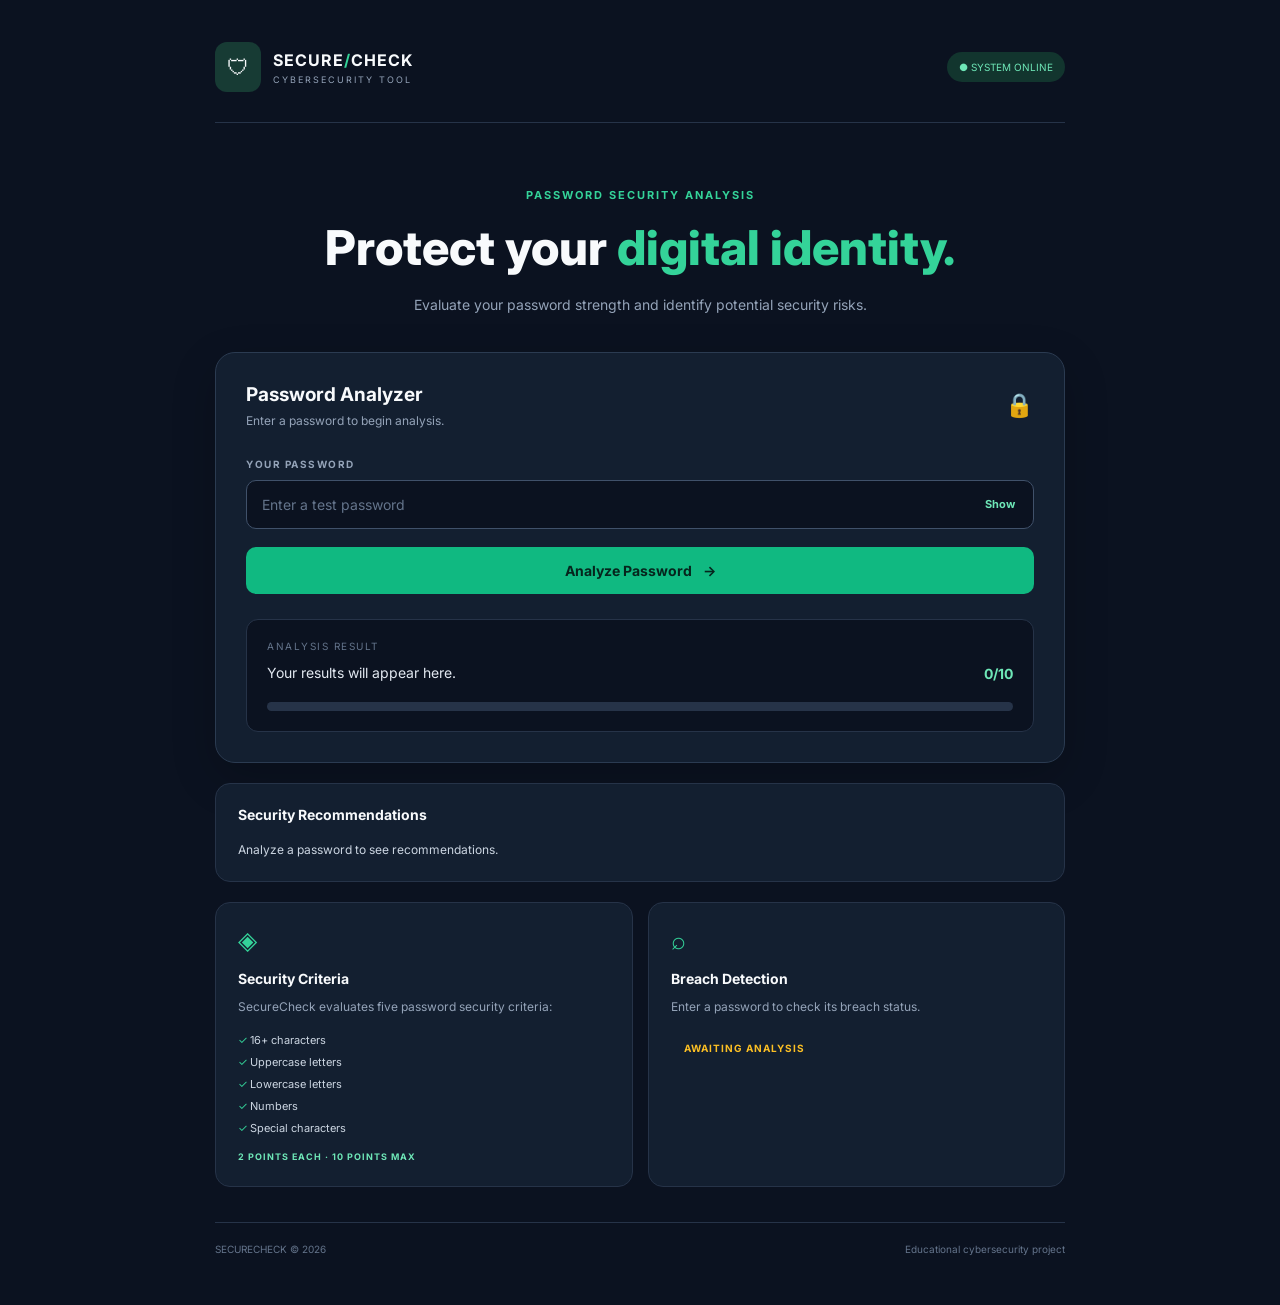
<file: index.html>
<!DOCTYPE html>
<html lang="en">
<head>
    <meta charset="UTF-8">
    <meta name="viewport" content="width=device-width, initial-scale=1.0">

    <title>SecureCheck | Password Security</title>

    <link rel="stylesheet" href="style.css">
</head>

<body>

<main class="app-container">

    <header class="navbar">
        <div class="brand">
            <div class="brand-icon">🛡</div>

            <div>
                <h2>SECURE<span>/</span>CHECK</h2>
                <p>CYBERSECURITY TOOL</p>
            </div>
        </div>

        <span class="status">● SYSTEM ONLINE</span>
    </header>

    <section class="hero">
        <p class="eyebrow">PASSWORD SECURITY ANALYSIS</p>

        <h1>Protect your <span>digital identity.</span></h1>

        <p class="hero-description">
            Evaluate your password strength and identify
            potential security risks.
        </p>
    </section>

    <section class="checker-card">

        <div class="card-heading">
            <div>
                <h2>Password Analyzer</h2>
                <p>Enter a password to begin analysis.</p>
            </div>

            <span class="lock-icon">🔒</span>
        </div>

        <label for="password">YOUR PASSWORD</label>

        <div class="input-wrapper">
            <input
                    type="password"
                    id="password"
                    placeholder="Enter a test password"
                    autocomplete="off"
            >

            <button type="button" id="togglePassword">
                Show
            </button>
        </div>

        <button id="analyzeButton">
            Analyze Password <span>→</span>
        </button>

        <div class="result-panel">
            <p class="result-label">ANALYSIS RESULT</p>

            <div class="strength-heading">
                <p id="result">Your results will appear here.</p>
                <span id="scoreDisplay">0/10</span>
            </div>

            <div class="strength-bar">
                <div id="strengthFill"></div>
            </div>
        </div>

    </section>

    <div class="recommendations-panel">

        <h3>Security Recommendations</h3>

        <ul id="recommendations">
            <li>Analyze a password to see recommendations.</li>
        </ul>

    </div>
    <section class="info-grid">

        <article class="info-card">
            <div class="info-icon">◈</div>
            <h3>Security Criteria</h3>

            <p>
                SecureCheck evaluates five password security criteria:
            </p>

            <ul class="criteria-list">
                <li>16+ characters</li>
                <li>Uppercase letters</li>
                <li>Lowercase letters</li>
                <li>Numbers</li>
                <li>Special characters</li>
            </ul>

            <span class="criteria-score">
        2 POINTS EACH · 10 POINTS MAX
    </span>
        </article>
        <article class="info-card">
            <div class="info-icon">⌕</div>
            <h3>Breach Detection</h3>
            <p id="breachStatus">
                Enter a password to check its breach status.
            </p>
            <span class="coming-soon" id="breachCount">
        AWAITING ANALYSIS
    </span>
        </article>

    </section>

    <footer>
        <p>SECURECHECK © 2026</p>
        <p>Educational cybersecurity project</p>
    </footer>

</main>

<script src="script.js"></script>

</body>
</html>
</file>
<file: style.css>
@import url('https://fonts.googleapis.com/css2?family=Inter:wght@400;500;600;700;800&display=swap');

* {
    margin: 0;
    padding: 0;
    box-sizing: border-box;
}

body {
    font-family: 'Inter', sans-serif;
    background: #0b1220;
    color: #f8fafc;
    min-height: 100vh;
    padding: 30px 20px;
}

.app-container {
    max-width: 850px;
    margin: auto;
}

/* NAVIGATION */

.navbar {
    display: flex;
    justify-content: space-between;
    align-items: center;
    padding: 12px 0 30px;
    border-bottom: 1px solid #263348;
}

.brand {
    display: flex;
    align-items: center;
    gap: 12px;
}

.brand-icon {
    background: #173b34;
    padding: 12px;
    border-radius: 12px;
    font-size: 22px;
}

.brand h2 {
    font-size: 16px;
    letter-spacing: 1px;
}

.brand h2 span {
    color: #34d399;
}

.brand p {
    font-size: 9px;
    color: #94a3b8;
    letter-spacing: 2px;
    margin-top: 4px;
}

.status {
    font-size: 10px;
    color: #6ee7b7;
    background: #12352e;
    padding: 9px 12px;
    border-radius: 20px;
}

/* HERO */

.hero {
    text-align: center;
    padding: 65px 10px 35px;
}

.eyebrow {
    color: #34d399;
    font-size: 11px;
    letter-spacing: 2px;
    font-weight: 700;
    margin-bottom: 18px;
}

.hero h1 {
    font-size: clamp(30px, 6vw, 48px);
    line-height: 1.15;
    font-weight: 800;
}

.hero h1 span {
    color: #34d399;
}

.hero-description {
    color: #94a3b8;
    font-size: 14px;
    line-height: 1.7;
    max-width: 470px;
    margin: 18px auto 0;
}

/* MAIN CARD */

.checker-card {
    background: #131f30;
    border: 1px solid #2b3b51;
    border-radius: 20px;
    padding: 30px;
    box-shadow: 0 15px 45px rgba(0, 0, 0, 0.2);
}

.card-heading {
    display: flex;
    justify-content: space-between;
    align-items: center;
    margin-bottom: 30px;
}

.card-heading h2 {
    font-size: 19px;
}

.card-heading p {
    color: #94a3b8;
    font-size: 12px;
    margin-top: 7px;
}

.lock-icon {
    font-size: 23px;
}

.checker-card label {
    display: block;
    font-size: 10px;
    font-weight: 700;
    color: #94a3b8;
    letter-spacing: 1.5px;
    margin-bottom: 10px;
}

.input-wrapper input {
    width: 100%;
    padding: 15px;
    border-radius: 10px;
    border: 1px solid #40516a;
    background: #0b1220;
    color: #f8fafc;
    font-family: inherit;
    font-size: 14px;
    outline: none;
    transition: border 0.2s, box-shadow 0.2s;
}

.input-wrapper input:focus {
    border-color: #34d399;
    box-shadow: 0 0 0 3px rgba(52, 211, 153, 0.12);
}

.input-wrapper input::placeholder {
    color: #64748b;
}

/* BUTTON */

button {
    width: 100%;
    padding: 15px;
    margin-top: 18px;
    background: #10b981;
    color: #06251d;
    border: none;
    border-radius: 10px;
    font-family: inherit;
    font-size: 14px;
    font-weight: 700;
    cursor: pointer;
    transition: background 0.2s, transform 0.2s;
}

button span {
    margin-left: 8px;
}

button:hover {
    background: #34d399;
    transform: translateY(-2px);
}

button:active {
    transform: translateY(0);
}

/* RESULT */

.result-panel {
    margin-top: 25px;
    background: #0b1220;
    border: 1px solid #263348;
    border-radius: 12px;
    padding: 20px;
}

.result-label {
    color: #64748b;
    font-size: 10px;
    letter-spacing: 1.5px;
    margin-bottom: 10px;
}

#result {
    color: #e2e8f0;
    font-size: 14px;
    line-height: 1.6;
}

/* INFORMATION CARDS */

.info-grid {
    display: grid;
    grid-template-columns: repeat(2, 1fr);
    gap: 15px;
    margin-top: 20px;
}

.info-card {
    background: #131f30;
    border: 1px solid #263348;
    border-radius: 15px;
    padding: 22px;
}

.info-icon {
    color: #34d399;
    font-size: 25px;
    margin-bottom: 15px;
}

.info-card h3 {
    font-size: 14px;
    margin-bottom: 10px;
}

.info-card p {
    color: #94a3b8;
    font-size: 12px;
    line-height: 1.7;
}

.coming-soon {
    display: inline-block;
    margin-top: 15px;
    font-size: 9px;
    letter-spacing: 1px;
    color: #fbbf24;
}

/* FOOTER */

footer {
    display: flex;
    justify-content: space-between;
    gap: 12px;
    margin-top: 35px;
    padding: 20px 0;
    border-top: 1px solid #263348;
    color: #64748b;
    font-size: 10px;
}

/* MOBILE RESPONSIVENESS */

@media (max-width: 550px) {
    body {
        padding: 18px 14px;
    }

    .status {
        font-size: 8px;
        padding: 8px;
    }

    .checker-card {
        padding: 20px;
    }

    .info-grid {
        grid-template-columns: 1fr;
    }

    footer {
        flex-direction: column;
        text-align: center;
    }
}

.strength-heading {
    display: flex;
    justify-content: space-between;
    align-items: center;
    gap: 12px;
}

#scoreDisplay {
    color: #6ee7b7;
    font-size: 14px;
    font-weight: 700;
}

.strength-bar {
    width: 100%;
    height: 9px;
    background: #263348;
    border-radius: 20px;
    overflow: hidden;
    margin-top: 18px;
}

#strengthFill {
    width: 0%;
    height: 100%;
    background: #34d399;
    border-radius: 20px;
    transition: width 0.4s ease, background 0.4s ease;
}

.input-wrapper {
    position: relative;
    display: flex;
    align-items: center;
}

.input-wrapper input {
    padding-right: 75px;
}

#togglePassword {
    position: absolute;
    right: 10px;
    width: auto;
    margin: 0;
    padding: 7px 9px;
    background: transparent;
    color: #6ee7b7;
    font-size: 11px;
    border: none;
}

#togglePassword:hover {
    background: #173b34;
    transform: none;
}

.recommendations-panel {
    margin-top: 20px;
    background: #131f30;
    border: 1px solid #263348;
    border-radius: 15px;
    padding: 22px;
}

.recommendations-panel h3 {
    font-size: 14px;
    margin-bottom: 18px;
}

#recommendations {
    list-style: none;
    display: flex;
    flex-direction: column;
    gap: 12px;
}

#recommendations li {
    font-size: 12px;
    color: #cbd5e1;
    line-height: 1.5;
}

.recommendation-good {
    color: #6ee7b7 !important;
}

.recommendation-warning {
    color: #fbbf24 !important;
}

/* BREACH DETECTION */

#breachStatus {
    line-height: 1.7;
    margin-top: 5px;
    color: #94a3b8;
}

#breachCount {
    display: inline-block;
    margin-top: 15px;
    padding: 8px 12px;
    border-radius: 8px;
    font-size: 10px;
    font-weight: 700;
    letter-spacing: 1px;
    border: 1px solid transparent;
}

/* Password found in breach records */

#breachCount.breached {
    color: #f87171;
    background: rgba(239, 68, 68, 0.12);
    border-color: rgba(239, 68, 68, 0.3);
}

/* No match found */

#breachCount.clear {
    color: #6ee7b7;
    background: rgba(52, 211, 153, 0.12);
    border-color: rgba(52, 211, 153, 0.3);
}

/* API unavailable */

#breachCount.unavailable {
    color: #fbbf24;
    background: rgba(245, 158, 11, 0.12);
    border-color: rgba(245, 158, 11, 0.3);
}

/* SECURITY CRITERIA */

.criteria-list {
    list-style: none;
    margin-top: 15px;
    display: flex;
    flex-direction: column;
    gap: 8px;
}

.criteria-list li {
    color: #cbd5e1;
    font-size: 11px;
    padding-left: 12px;
    position: relative;
}

.criteria-list li::before {
    content: "✓";
    position: absolute;
    left: 0;
    color: #34d399;
}

.criteria-score {
    display: inline-block;
    margin-top: 16px;
    color: #6ee7b7;
    font-size: 9px;
    font-weight: 700;
    letter-spacing: 1px;
}
</file>
